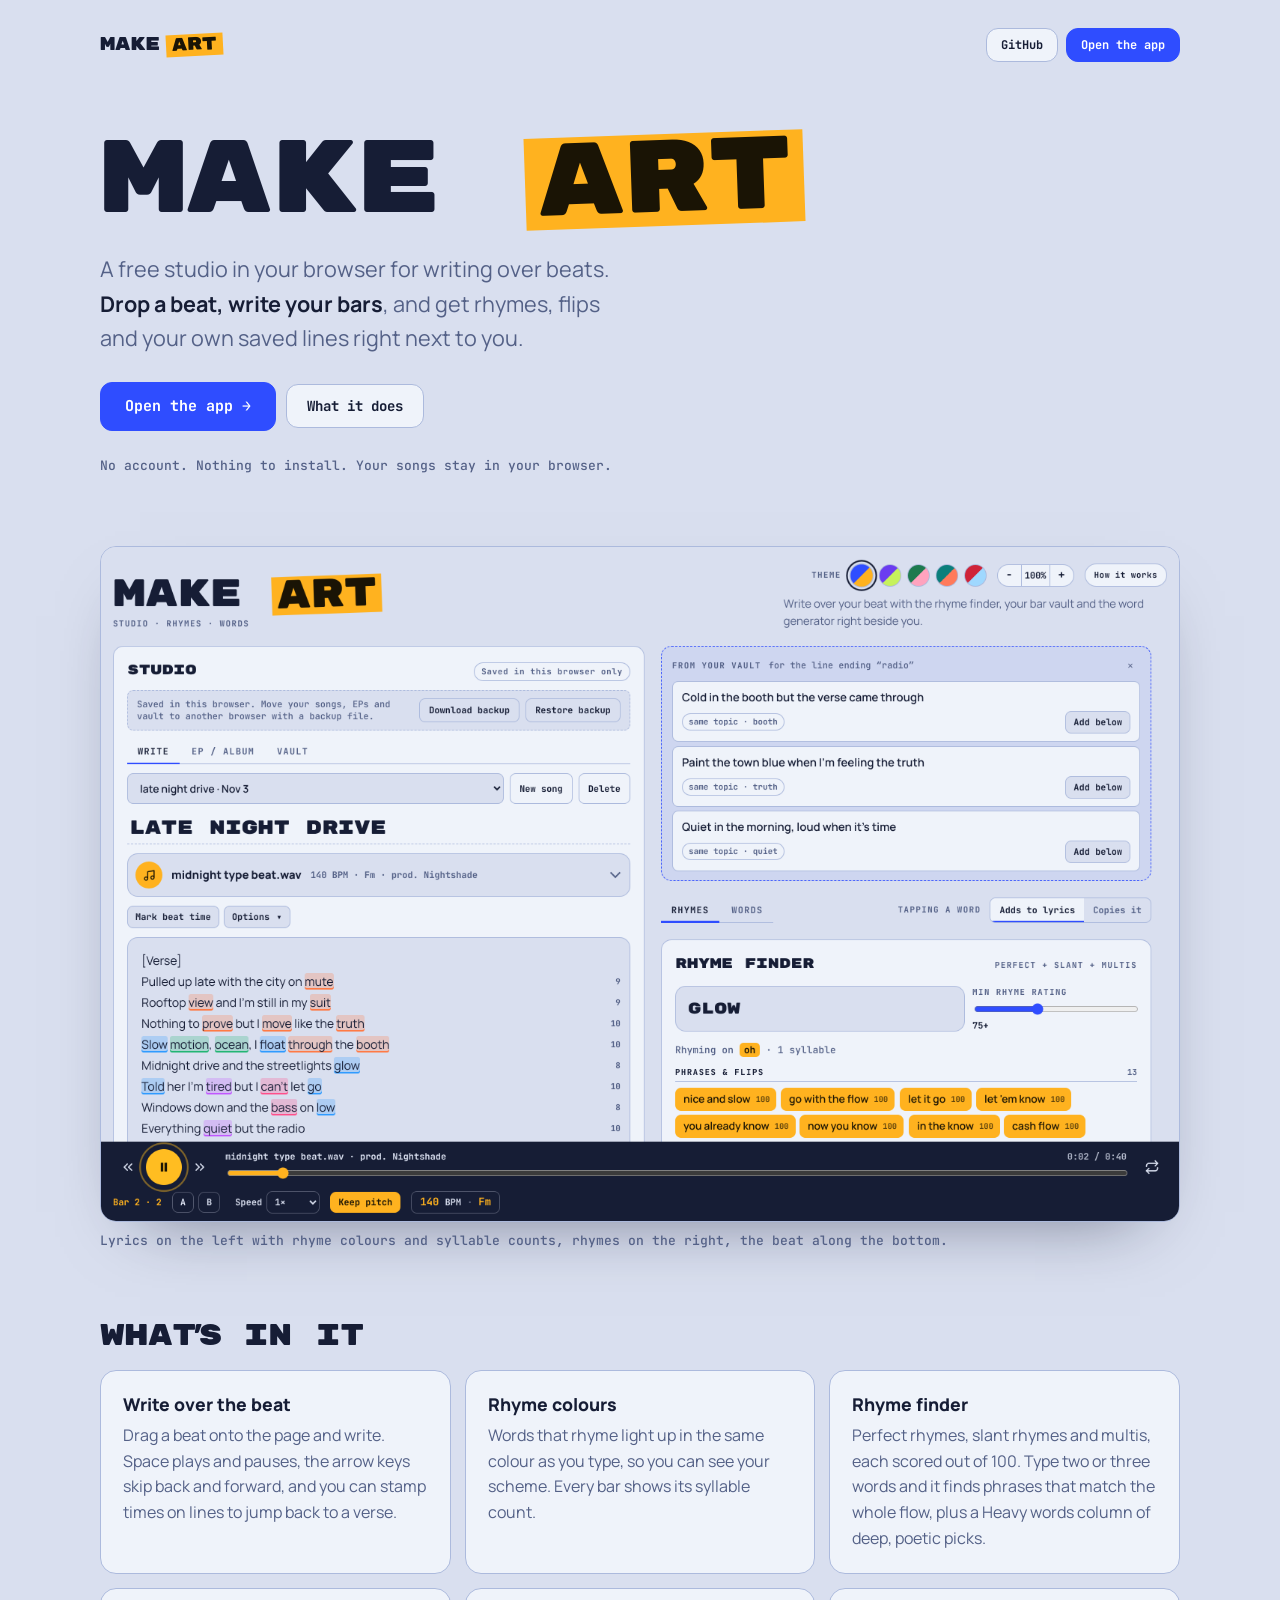
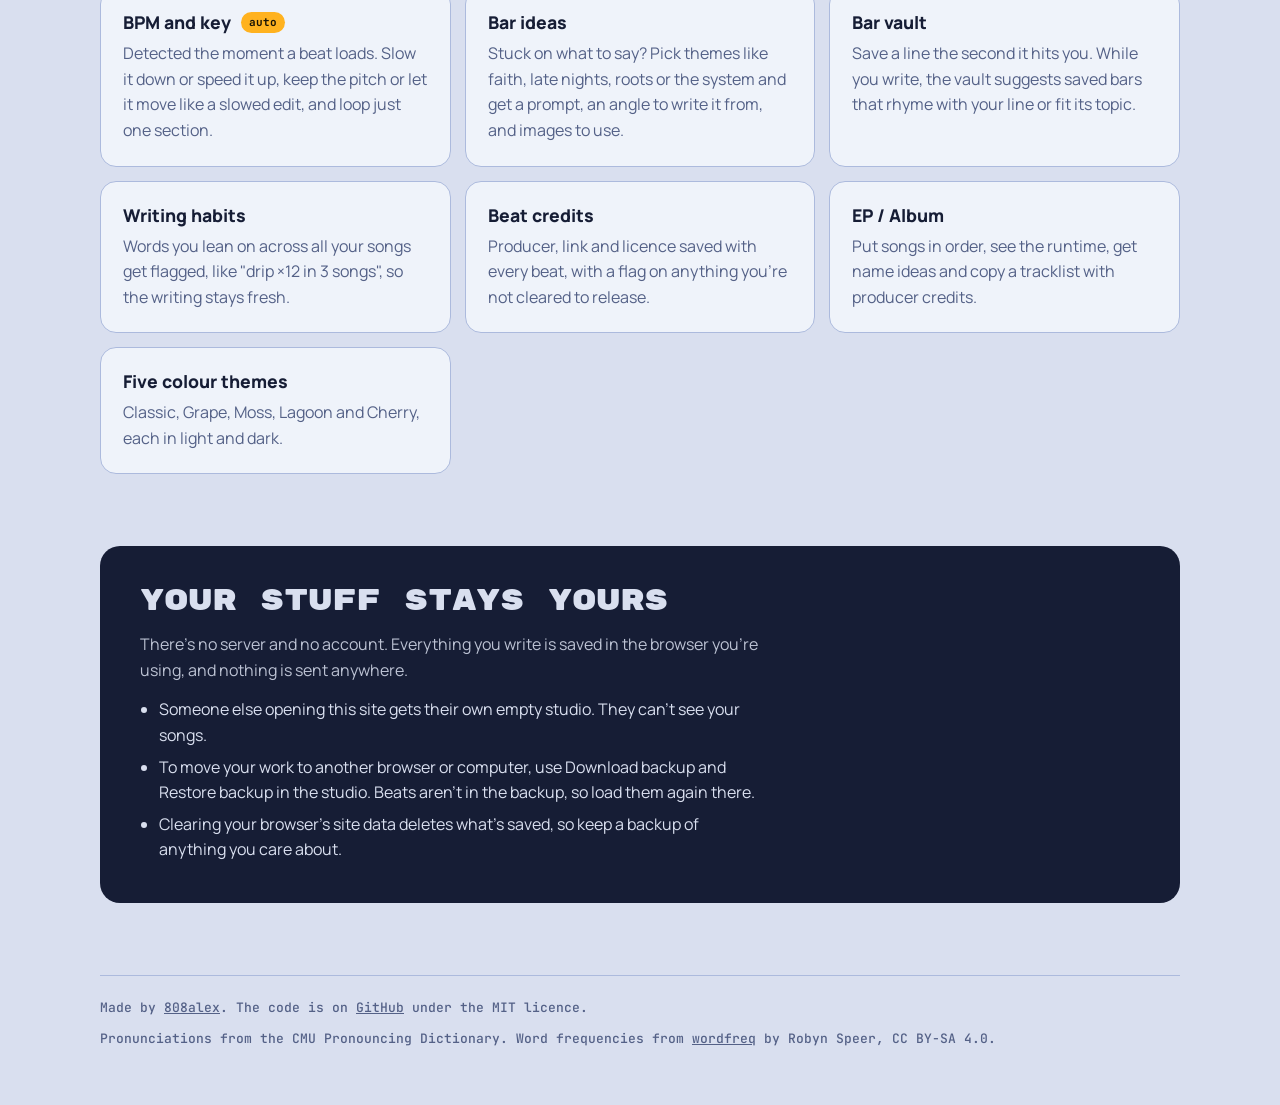
<file: index.html>
<!doctype html>
<html lang="en">
<head>
<meta charset="utf-8">
<meta name="viewport" content="width=device-width, initial-scale=1, viewport-fit=cover">
<title>Make Art</title>
<meta name="description" content="A free browser studio for writing music: lyrics over your beat with rhyme colours, a rhyme finder for slant rhymes and multis, a bar vault, BPM and key detection. No account, nothing to install.">
<meta property="og:title" content="Make Art">
<meta property="og:description" content="Write lyrics over your beat with rhyme colours, a rhyme finder, a bar vault and BPM/key detection. Free, in your browser.">
<meta property="og:image" content="shot.png">
<link rel="icon" href="favicon.svg" type="image/svg+xml">
<link rel="preconnect" href="https://fonts.googleapis.com">
<link rel="preconnect" href="https://fonts.gstatic.com" crossorigin>
<link rel="stylesheet" href="https://fonts.googleapis.com/css2?family=Rubik+Mono+One&family=Manrope:wght@400;600;800&family=JetBrains+Mono:wght@500;700&display=swap">
<style>
/* Same visual language as the app: chunky display type, a tilted sticker, cobalt + marigold. */
:root {
  --a: #2f4dff; --s: #ffb21f; --s-ink: #1a1405;
  --bg: color-mix(in oklab, var(--a) 7%, #e7e8ec);
  --panel: color-mix(in oklab, var(--a) 3%, #f6f7f9);
  --ink: color-mix(in oklab, var(--a) 14%, #12131a);
  --muted: color-mix(in oklab, var(--a) 16%, #5c6070);
  --line: color-mix(in oklab, var(--a) 16%, #c7cad3);
  --accent: var(--a); --accent-ink: #fff;
  --display: "Rubik Mono One", "Arial Black", Impact, sans-serif;
  --body: "Manrope", system-ui, -apple-system, "Segoe UI", sans-serif;
  --mono: "JetBrains Mono", ui-monospace, Menlo, monospace;
  --ease: cubic-bezier(.2, .8, .2, 1); --spring: cubic-bezier(.34, 1.5, .6, 1);
}
@media (prefers-color-scheme: dark) {
  :root {
    --bg: color-mix(in oklab, var(--a) 15%, #0b0c12);
    --panel: color-mix(in oklab, var(--a) 13%, #141620);
    --ink: color-mix(in oklab, var(--a) 6%, #eceef5);
    --muted: color-mix(in oklab, var(--a) 18%, #9ca2b8);
    --line: color-mix(in oklab, var(--a) 24%, #282b3a);
    --accent: #7b8fff; --accent-ink: #0b0c12;
    color-scheme: dark;
  }
}
* { box-sizing: border-box; }
html { scroll-behavior: smooth; }
body { margin: 0; background: var(--bg); color: var(--ink); font: 16px/1.6 var(--body); }
a { color: inherit; }
.wrap {
  max-width: 1120px; margin: 0 auto; display: grid; grid-template-columns: minmax(0, 1fr); gap: 72px;
  padding: 28px max(20px, env(safe-area-inset-right, 0px)) 56px max(20px, env(safe-area-inset-left, 0px));
}
nav { display: flex; align-items: center; justify-content: space-between; gap: 16px; flex-wrap: wrap; }
.mark { font: 400 18px/1 var(--display); text-decoration: none; display: inline-flex; gap: .35em; align-items: center; }
.mark span { background: var(--s); color: var(--s-ink); padding: 2px 6px; transform: rotate(-3deg); display: inline-block; }
nav .links { display: flex; gap: 8px; flex-wrap: wrap; }
.btn {
  display: inline-flex; align-items: center; gap: 8px; text-decoration: none; cursor: pointer;
  font: 700 14px/1 var(--mono); padding: 14px 20px; border-radius: 12px; border: 1.5px solid var(--line);
  background: var(--panel); color: var(--ink);
  transition: transform .25s var(--spring), border-color .2s var(--ease), background-color .2s var(--ease);
}
.btn:hover { transform: translateY(-2px); border-color: var(--ink); }
.btn:active { transform: scale(.96); }
.btn.go { background: var(--accent); color: var(--accent-ink); border-color: var(--accent); font-size: 15px; padding: 16px 24px; }
.btn.small { padding: 10px 14px; font-size: 12px; }
.btn:focus-visible { outline: 3px solid var(--s); outline-offset: 3px; }

.hero { display: grid; gap: 26px; justify-items: start; }
h1 { margin: 0; font: 400 clamp(2.8rem, 10vw, 6.4rem)/.9 var(--display); letter-spacing: -.02em; text-wrap: balance; }
h1 span { display: inline-block; background: var(--s); color: var(--s-ink); padding: 0 .12em; transform: rotate(-2deg); animation: bop 1.9s var(--ease) infinite; }
@keyframes bop { 0%, 100% { transform: rotate(-2deg) scale(1); } 8% { transform: rotate(-2deg) scale(1.06); } 16% { transform: rotate(-2deg) scale(1); } }
.lede { margin: 0; font-size: clamp(1.1rem, 2.3vw, 1.35rem); max-width: 40ch; color: var(--muted); }
.lede b { color: var(--ink); }
.cta { display: flex; gap: 10px; flex-wrap: wrap; align-items: center; }
.note { font: 500 13px var(--mono); color: var(--muted); }

.shot { margin: 0; display: grid; gap: 10px; }
.shot img { width: 100%; height: auto; display: block; border-radius: 16px; border: 1.5px solid var(--line); box-shadow: 0 30px 70px -40px rgba(10, 14, 40, .55); }
.shot figcaption { font: 500 13px var(--mono); color: var(--muted); }

h2 { margin: 0 0 18px; font: 400 clamp(1.3rem, 3vw, 1.8rem)/1.1 var(--display); }
.grid { display: grid; grid-template-columns: repeat(auto-fill, minmax(min(100%, 300px), 1fr)); gap: 14px; }
.card {
  background: var(--panel); border: 1.5px solid var(--line); border-radius: 16px; padding: 22px; display: grid; gap: 8px; align-content: start;
  transition: transform .35s var(--spring), border-color .2s var(--ease);
}
.card:hover { transform: translateY(-3px); border-color: var(--ink); }
.card h3 { margin: 0; font: 800 1.1rem/1.25 var(--body); display: flex; gap: 10px; align-items: center; }
.card h3 i { font: 700 11px/1 var(--mono); font-style: normal; padding: 5px 8px; border-radius: 999px; background: var(--s); color: var(--s-ink); }
.card p { margin: 0; color: var(--muted); }

.private { background: var(--ink); color: var(--bg); border-radius: 20px; padding: clamp(24px, 4vw, 40px); display: grid; gap: 14px; }
.private h2 { margin: 0; }
.private p { margin: 0; max-width: 62ch; opacity: .85; }
.private ul { margin: 0; padding-left: 1.2em; display: grid; gap: 6px; max-width: 62ch; }

.totop {
  position: fixed; z-index: 20; right: max(18px, env(safe-area-inset-right, 0px)); bottom: max(18px, env(safe-area-inset-bottom, 0px));
  font: 700 13px/1 var(--mono); padding: 13px 18px; border-radius: 999px; border: 0; cursor: pointer;
  background: var(--accent); color: var(--accent-ink); box-shadow: 0 14px 30px -12px rgba(10, 14, 40, .5);
  opacity: 0; transform: translateY(16px) scale(.9); pointer-events: none;
  transition: opacity .3s var(--ease), transform .45s var(--spring);
}
.totop.show { opacity: 1; transform: none; pointer-events: auto; }
.totop:hover { transform: translateY(-2px); }
.totop:focus-visible { outline: 3px solid var(--s); outline-offset: 3px; }
@keyframes pulse { 0%, 100% { box-shadow: 0 0 0 0 color-mix(in srgb, var(--accent) 60%, transparent); } 50% { box-shadow: 0 0 0 10px color-mix(in srgb, var(--accent) 0%, transparent); } }
.btn.go.pulse { animation: pulse .9s var(--ease) 2; }

footer { display: grid; gap: 10px; font: 500 13px/1.6 var(--mono); color: var(--muted); border-top: 1.5px solid var(--line); padding-top: 22px; }
footer p { margin: 0; }

/* sections ease in as you scroll; they start visible so nothing is hidden without JS */
.reveal { transition: opacity .8s var(--ease), transform .9s var(--ease); }
.reveal.pre { opacity: .45; transform: translateY(24px); }
@media (prefers-reduced-motion: reduce) {
  * { animation: none !important; transition: none !important; }
  .reveal.pre { opacity: 1; transform: none; }
}
</style>
</head>
<body>
<div class="wrap">
  <nav>
    <a class="mark" href="./">Make <span>Art</span></a>
    <div class="links">
      <a class="btn small" href="https://github.com/808alex/make-art">GitHub</a>
      <a class="btn small go" href="app/">Open the app</a>
    </div>
  </nav>

  <header class="hero">
    <h1>Make <span>Art</span></h1>
    <p class="lede">A free studio in your browser for writing over beats. <b>Drop a beat, write your bars</b>, and get rhymes, flips and your own saved lines right next to you.</p>
    <div class="cta">
      <a class="btn go" href="app/">Open the app →</a>
      <a class="btn" href="#features">What it does</a>
    </div>
    <span class="note">No account. Nothing to install. Your songs stay in your browser.</span>
  </header>

  <figure class="shot reveal">
    <img src="shot.png" width="1600" height="1000" alt="The Make Art studio: a song being written over a playing beat on the left with rhyming words highlighted in matching colours, and on the right saved bars from the vault plus the rhyme finder listing rhymes for the word glow.">
    <figcaption>Lyrics on the left with rhyme colours and syllable counts, rhymes on the right, the beat along the bottom.</figcaption>
  </figure>

  <section id="features" class="reveal">
    <h2>What's in it</h2>
    <div class="grid">
      <article class="card"><h3>Write over the beat</h3><p>Drag a beat onto the page and write. Space plays and pauses, the arrow keys skip back and forward, and you can stamp times on lines to jump back to a verse.</p></article>
      <article class="card"><h3>Rhyme colours</h3><p>Words that rhyme light up in the same colour as you type, so you can see your scheme. Every bar shows its syllable count.</p></article>
      <article class="card"><h3>Rhyme finder</h3><p>Perfect rhymes, slant rhymes and multis, each scored out of 100. Type two or three words and it finds phrases that match the whole flow, plus a Heavy words column of deep, poetic picks.</p></article>
      <article class="card"><h3>BPM and key <i>auto</i></h3><p>Detected the moment a beat loads. Slow it down or speed it up, keep the pitch or let it move like a slowed edit, and loop just one section.</p></article>
      <article class="card"><h3>Bar ideas</h3><p>Stuck on what to say? Pick themes like faith, late nights, roots or the system and get a prompt, an angle to write it from, and images to use.</p></article>
      <article class="card"><h3>Bar vault</h3><p>Save a line the second it hits you. While you write, the vault suggests saved bars that rhyme with your line or fit its topic.</p></article>
      <article class="card"><h3>Writing habits</h3><p>Words you lean on across all your songs get flagged, like "drip ×12 in 3 songs", so the writing stays fresh.</p></article>
      <article class="card"><h3>Beat credits</h3><p>Producer, link and licence saved with every beat, with a flag on anything you're not cleared to release.</p></article>
      <article class="card"><h3>EP / Album</h3><p>Put songs in order, see the runtime, get name ideas and copy a tracklist with producer credits.</p></article>
      <article class="card"><h3>Five colour themes</h3><p>Classic, Grape, Moss, Lagoon and Cherry, each in light and dark.</p></article>
    </div>
  </section>

  <section class="private reveal">
    <h2>Your stuff stays yours</h2>
    <p>There's no server and no account. Everything you write is saved in the browser you're using, and nothing is sent anywhere.</p>
    <ul>
      <li>Someone else opening this site gets their own empty studio. They can't see your songs.</li>
      <li>To move your work to another browser or computer, use Download backup and Restore backup in the studio. Beats aren't in the backup, so load them again there.</li>
      <li>Clearing your browser's site data deletes what's saved, so keep a backup of anything you care about.</li>
    </ul>
  </section>

  <footer>
    <p>Made by <a href="https://github.com/808alex">808alex</a>. The code is on <a href="https://github.com/808alex/make-art">GitHub</a> under the MIT licence.</p>
    <p>Pronunciations from the CMU Pronouncing Dictionary. Word frequencies from <a href="https://github.com/rspeer/wordfreq">wordfreq</a> by Robyn Speer, CC BY-SA 4.0.</p>
  </footer>
</div>
<button class="totop" id="toTop" type="button" aria-label="Back to the top of the page">↑ Back to top</button>
<script>
  // a small pill that appears once you've scrolled past the "Open the app" button and takes you back to it
  (function () {
    const btn = document.getElementById("toTop"), cta = document.querySelector(".cta .go");
    const update = () => btn.classList.toggle("show", cta.getBoundingClientRect().bottom < 0);
    addEventListener("scroll", update, { passive: true });
    update();
    btn.addEventListener("click", () => {
      const smooth = !matchMedia("(prefers-reduced-motion: reduce)").matches;
      scrollTo({ top: 0, behavior: smooth ? "smooth" : "auto" });
      setTimeout(() => { cta.focus({ preventScroll: true }); cta.classList.remove("pulse"); void cta.offsetWidth; cta.classList.add("pulse"); }, smooth ? 600 : 0);
    });
  })();
  // ease sections in as they scroll into view (they're already visible without this)
  if ("IntersectionObserver" in window && !matchMedia("(prefers-reduced-motion: reduce)").matches) {
    const io = new IntersectionObserver(es => es.forEach(e => { if (e.isIntersecting) { e.target.classList.remove("pre"); io.unobserve(e.target); } }), { threshold: .12 });
    document.querySelectorAll(".reveal").forEach(el => { if (el.getBoundingClientRect().top > innerHeight * .9) { el.classList.add("pre"); io.observe(el); } });
  }
</script>
</body>
</html>
</file>
